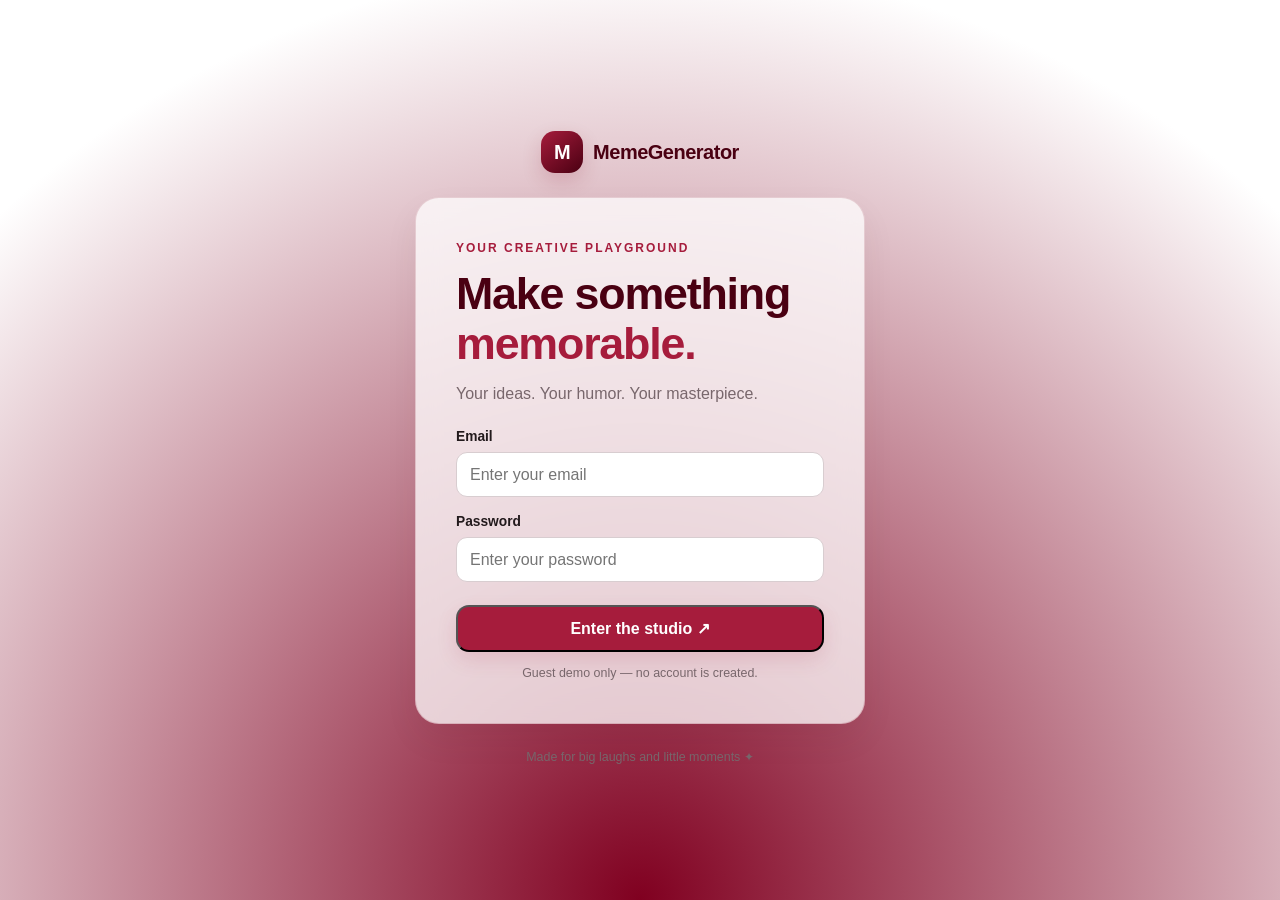
<file: frontend/index.html>
<!DOCTYPE html>
<html lang="en">
<head>
  <meta charset="UTF-8">
  <meta name="viewport" content="width=device-width, initial-scale=1">
  <title>Meme Generator | Welcome</title>
  <link rel="stylesheet" href="style.css">
  <script src="script.js" defer></script>
</head>
<body class="page-login">
  <main class="login-wrap">
    <a class="brand" href="index.html"><span class="brand-icon">M</span> MemeGenerator</a>
    <section class="glass login-card">
      <span class="eyebrow">YOUR CREATIVE PLAYGROUND</span>
      <h1>Make something <span>memorable.</span></h1>
      <p class="muted">Your ideas. Your humor. Your masterpiece.</p>

      <form id="loginForm">
        <label for="username">Email</label>
        <input id="username" maxlength="35" placeholder="Enter your email" required>

        <label for="password">Password</label>
        <input id="password" type="password" placeholder="Enter your password" required>

        <button class="btn primary full" type="submit">Enter the studio ↗</button>
      </form>
      <p class="hint">Guest demo only — no account is created.</p>
    </section>
    <p class="footer">Made for big laughs and little moments ✦</p>
  </main>
</body>
</html>
</file>
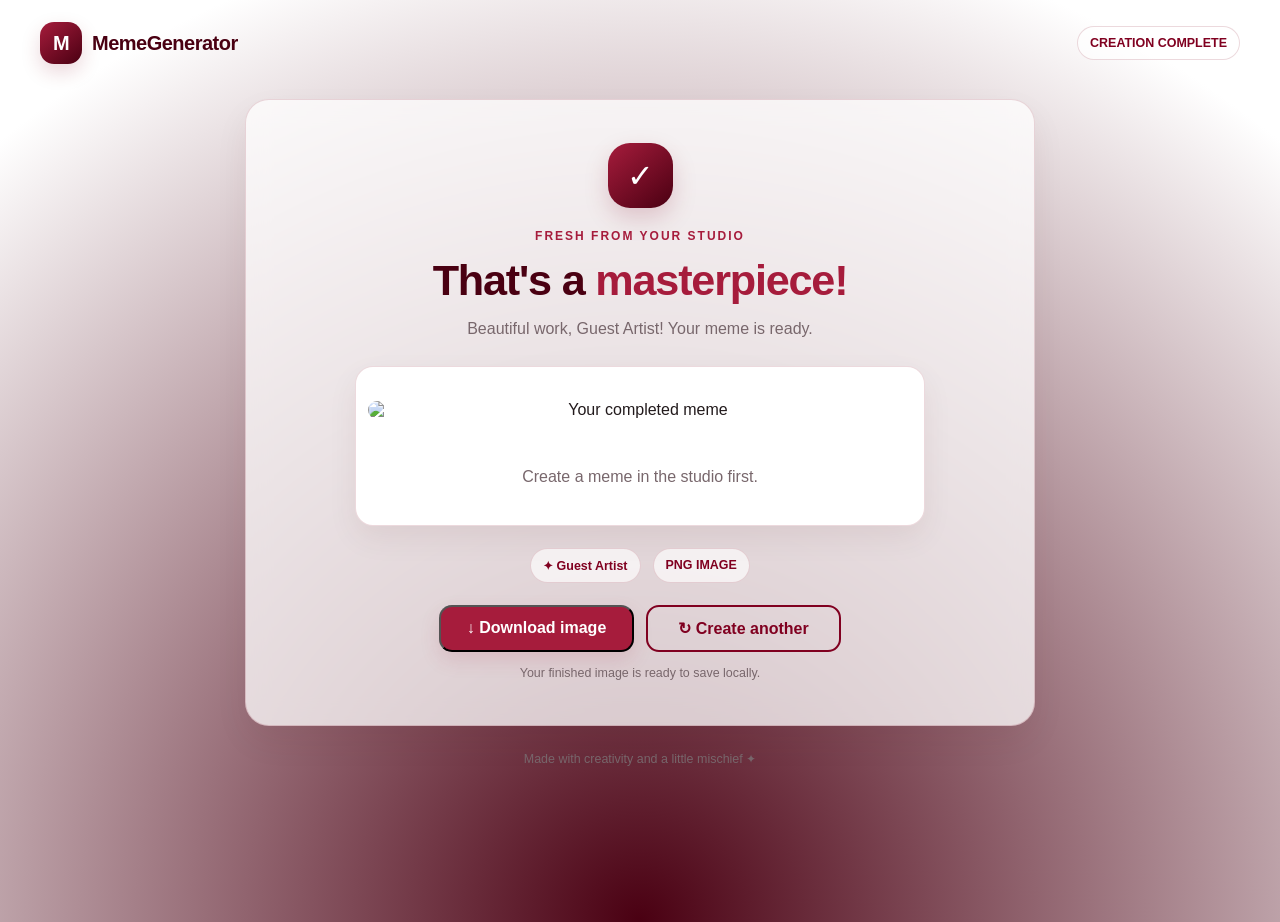
<file: frontend/finish.html>
<!DOCTYPE html>
<html lang="en">
<head>
  <meta charset="UTF-8">
  <meta name="viewport" content="width=device-width, initial-scale=1">
  <title>MemeForge | Your Masterpiece</title>
  <link rel="stylesheet" href="style.css">
  <script src="script.js" defer></script>
</head>
<body class="page-finish">
  <header class="topbar">
    <a class="brand" href="index.html"><span class="brand-icon">M</span>MemeGenerator</a>
    <span class="tag">CREATION COMPLETE</span>
  </header>

  <main class="finish-wrap">
    <section class="glass finish-card">
      <div class="success-icon">✓</div>
      <span class="eyebrow">FRESH FROM YOUR STUDIO</span>
      <h1>That's a <span>masterpiece!</span></h1>
      <p id="finishMessage" class="muted">Your meme is ready to make someone smile.</p>

      <div class="final-frame">
        <img id="finalImage" alt="Your completed meme" hidden>
        <p id="noImage" class="muted">Create a meme in the studio first.</p>
      </div>

      <div class="asset-details">
        <span class="tag" id="finalArtist">✦ Artist</span>
        <span class="tag">PNG IMAGE</span>
      </div>

      <div class="finish-actions">
        <button id="downloadBtn" class="btn primary" type="button">↓ Download image</button>
        <button id="anotherBtn" class="btn secondary" type="button">↻ Create another</button>
      </div>
      <p class="hint">Your finished image is ready to save locally.</p>
    </section>
    <p class="footer">Made with creativity and a little mischief ✦</p>
  </main>
</body>
</html>
</file>
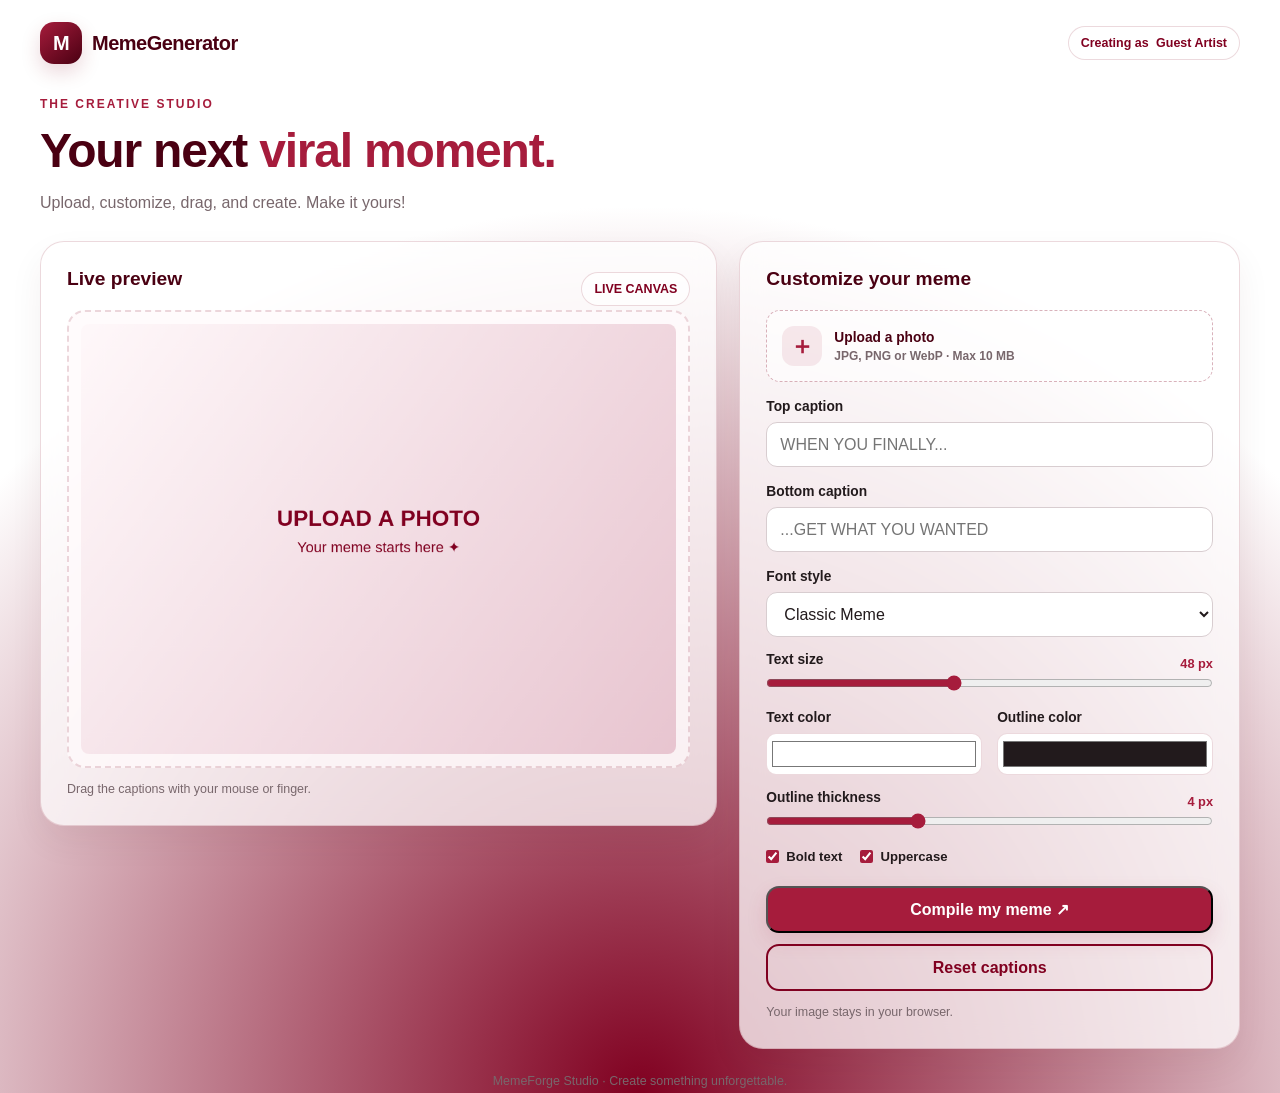
<file: frontend/studio.html>
<!DOCTYPE html>
<html lang="en">
<head>
  <meta charset="UTF-8">
  <meta name="viewport" content="width=device-width, initial-scale=1">
  <title>MemeForge | Studio</title>
  <link rel="stylesheet" href="style.css">
  <script src="script.js" defer></script>
</head>
<body class="page-studio">
  <header class="topbar">
    <a class="brand" href="index.html"><span class="brand-icon">M</span> MemeGenerator</a>
    <span class="artist-pill">Creating as <strong id="artistName">Artist</strong></span>
  </header>

  <main class="studio">
    <section class="page-heading">
      <span class="eyebrow">THE CREATIVE STUDIO</span>
      <h1>Your next <span>viral moment.</span></h1>
      <p class="muted">Upload, customize, drag, and create. Make it yours!</p>
    </section>

    <div class="studio-grid">
      <section class="glass panel">
        <div class="panel-title">
          <h2>Live preview</h2>
          <span class="tag">LIVE CANVAS</span>
        </div>
        <div class="canvas-frame">
          <canvas id="memeCanvas" width="900" height="650"></canvas>
        </div>
        <p class="hint">Drag the captions with your mouse or finger.</p>
      </section>

      <section class="glass panel">
        <h2>Customize your meme</h2>

        <label class="upload-box" for="imageUpload">
          <span class="upload-icon">＋</span>
          <span><strong>Upload a photo</strong><small>JPG, PNG or WebP · Max 10 MB</small></span>
        </label>
        <input id="imageUpload" type="file" accept="image/jpeg,image/png,image/webp" hidden>

        <label for="topText">Top caption</label>
        <input id="topText" maxlength="180" placeholder="WHEN YOU FINALLY...">

        <label for="bottomText">Bottom caption</label>
        <input id="bottomText" maxlength="180" placeholder="...GET WHAT YOU WANTED">

        <label for="fontFamily">Font style</label>
        <select id="fontFamily">
          <option value="Impact">Classic Meme</option>
          <option value="Arial Black">Bold Modern</option>
          <option value="Arial">Simple</option>
          <option value="Georgia">Elegant Serif</option>
        </select>

        <div class="range-label"><label for="fontSize">Text size</label><output id="fontSizeValue">48 px</output></div>
        <input id="fontSize" type="range" min="18" max="90" value="48">

        <div class="color-grid">
          <div><label for="textColor">Text color</label><input id="textColor" type="color" value="#FFFFFF"></div>
          <div><label for="outlineColor">Outline color</label><input id="outlineColor" type="color" value="#221A1C"></div>
        </div>

        <div class="range-label"><label for="outlineWidth">Outline thickness</label><output id="outlineValue">4 px</output></div>
        <input id="outlineWidth" type="range" min="0" max="12" value="4">

        <div class="check-row">
          <label><input id="boldToggle" type="checkbox" checked> Bold text</label>
          <label><input id="uppercaseToggle" type="checkbox" checked> Uppercase</label>
        </div>

        <div class="button-stack">
          <button id="saveBtn" class="btn primary full" type="button">Compile my meme ↗</button>
          <button id="resetBtn" class="btn secondary full" type="button">Reset captions</button>
        </div>
        <p class="hint">Your image stays in your browser.</p>
      </section>
    </div>
    <p class="footer">MemeForge Studio · Create something unforgettable.</p>
  </main>
</body>
</html>
</file>
<file: frontend/style.css>
:root {
  --wine: #4A0012;
  --maroon: #800020;
  --rose: #A61C3C;
  --white: #FFFFFF;
  --ink: #221A1C;
  --muted: #78676C;
  --border: rgba(128, 0, 32, 0.15);
  --glass: rgba(255, 255, 255, 0.75);
  --shadow: 0 15px 35px rgba(74, 0, 18, 0.06);
  --ease: cubic-bezier(.2, .8, .2, 1);
}

* { box-sizing: border-box; margin: 0; padding: 0; }

body {
  min-height: 100vh;
  font-family: Inter, "Segoe UI", Arial, sans-serif;
  color: var(--ink);
  background: white;
}

body.page-login {
  background: radial-gradient(circle at bottom center, #800020 0%, #FFFFFF 85%);
}
body.page-studio {
  background: radial-gradient(circle at bottom center, #800020 0%, #FFFFFF 70%);
}
body.page-finish {
  background: radial-gradient(circle at bottom center, #4A0012 0%, #FFFFFF 90%);
}

button, input, select { font: inherit; }
button { cursor: pointer; }
a { text-decoration: none; color: inherit; }

.glass {
  background: rgba(255, 255, 255, 0.75);
  backdrop-filter: blur(12px);
  -webkit-backdrop-filter: blur(12px);
  border: 1px solid rgba(128, 0, 32, 0.15);
  box-shadow: 0 15px 35px rgba(74, 0, 18, 0.06);
  border-radius: 24px;
}

.brand {
  display: inline-flex;
  align-items: center;
  gap: 10px;
  color: var(--wine);
  font-size: 1.25rem;
  font-weight: 900;
  letter-spacing: -.5px;
}

.brand-icon {
  display: grid;
  place-items: center;
  width: 42px;
  height: 42px;
  border-radius: 14px;
  color: white;
  background: linear-gradient(140deg, var(--rose), var(--wine));
  box-shadow: 0 8px 20px rgba(128, 0, 32, .16);
}

.btn {
  display: inline-flex;
  align-items: center;
  justify-content: center;
  gap: 8px;
  min-height: 47px;
  padding: 12px 20px;
  border-radius: 13px;
  font-weight: 750;
  transition: all .25s var(--ease);
}

.btn.primary {
  background: var(--rose);
  color: white;
  box-shadow: 0 8px 20px rgba(166, 28, 60, .13);
}
.btn.primary:hover {
  background: var(--maroon);
  transform: translateY(-2px) scale(1.02);
  box-shadow: 0 12px 28px rgba(128, 0, 32, .22);
}
.btn.secondary {
  background: transparent;
  color: var(--maroon);
  border: 2px solid var(--maroon);
}
.btn.secondary:hover {
  color: white;
  background: var(--maroon);
  transform: translateY(-2px) scale(1.02);
  box-shadow: 0 10px 24px rgba(128, 0, 32, .15);
}
.btn:active { transform: scale(.98); }
.full { width: 100%; }

input:not([type="checkbox"]):not([type="color"]):not([type="range"]),
select {
  width: 100%;
  min-height: 45px;
  padding: 11px 13px;
  border: 1px solid #D8CDD0;
  border-radius: 11px;
  background: #FFFFFF;
  color: var(--ink);
  transition: border-color .2s, box-shadow .2s;
}
input:focus, select:focus {
  outline: none;
  border-color: var(--rose);
  box-shadow: 0 0 0 4px rgba(166, 28, 60, .12);
}

label {
  display: block;
  margin: 17px 0 8px;
  font-size: .86rem;
  font-weight: 750;
  color: var(--ink);
}
.muted { color: var(--muted); line-height: 1.65; }
.eyebrow {
  color: var(--rose);
  font-size: .75rem;
  font-weight: 850;
  letter-spacing: 2px;
}
.hint { margin-top: 12px; color: var(--muted); font-size: .78rem; line-height: 1.5; }
.footer { margin: 25px 0 5px; color: var(--muted); text-align: center; font-size: .78rem; }

/* Page 1 */
.login-wrap {
  width: min(450px, calc(100% - 32px));
  margin: auto;
  padding: 35px 0;
  min-height: 100vh;
  display: flex;
  flex-direction: column;
  justify-content: center;
  align-items: stretch;
}
.login-wrap > .brand { justify-content: center; margin-bottom: 24px; }
.login-card { padding: clamp(24px, 6vw, 40px); animation: appear .5s var(--ease); }
.login-card h1, .page-heading h1, .finish-card h1 {
  margin: 12px 0;
  color: var(--wine);
  font-size: clamp(2rem, 6vw, 2.8rem);
  line-height: 1.12;
  letter-spacing: -1.2px;
}
h1 span { color: var(--rose); }
.login-card .muted { margin-bottom: 22px; }
.login-card form > .btn { margin-top: 23px; }
.login-card .hint { text-align: center; }

/* Shared page headers */
.topbar {
  width: min(1200px, calc(100% - 40px));
  margin: 22px auto 30px;
  display: flex;
  justify-content: space-between;
  align-items: center;
  gap: 15px;
}
.artist-pill, .tag {
  padding: 9px 12px;
  border: 1px solid var(--border);
  border-radius: 999px;
  background: rgba(255,255,255,.65);
  color: var(--maroon);
  font-size: .78rem;
  font-weight: 750;
}
.artist-pill strong { margin-left: 4px; }
.studio, .finish-wrap { width: min(1200px, calc(100% - 40px)); margin: auto; }
.page-heading { margin: 0 0 25px; }
.page-heading h1 { font-size: clamp(2rem, 5vw, 3rem); }
.page-heading .muted { margin-top: 5px; }

.studio-grid {
  display: grid;
  grid-template-columns: minmax(0, 1.15fr) minmax(320px, .85fr);
  gap: 22px;
  align-items: start;
}
.panel { min-width: 0; padding: clamp(17px, 3vw, 26px); }
.panel h2 { margin-bottom: 20px; color: var(--wine); font-size: 1.2rem; }
.panel-title { display: flex; align-items: center; justify-content: space-between; gap: 12px; }
.panel-title h2 { margin-bottom: 20px; }

/* Canvas */
.canvas-frame {
  width: 100%;
  padding: 12px;
  display: grid;
  place-items: center;
  border: 2px dashed rgba(128,0,32,.15);
  border-radius: 18px;
  background: rgba(255,250,251,.75);
}
#memeCanvas {
  display: block;
  width: 100%;
  height: auto;
  border-radius: 8px;
  touch-action: none;
  cursor: grab;
}
#memeCanvas:active { cursor: grabbing; }

.upload-box {
  display: flex;
  align-items: center;
  gap: 12px;
  padding: 15px;
  border: 1px dashed rgba(128,0,32,.3);
  border-radius: 14px;
  cursor: pointer;
  background: rgba(255,255,255,.55);
  transition: all .2s var(--ease);
}
.upload-box:hover { border-color: var(--rose); background: rgba(166,28,60,.04); }
.upload-icon {
  display: grid;
  place-items: center;
  width: 40px;
  height: 40px;
  border-radius: 12px;
  background: rgba(166,28,60,.09);
  color: var(--rose);
  font-size: 1.5rem;
}
.upload-box strong, .upload-box small { display: block; }
.upload-box strong { color: var(--wine); font-size: .86rem; }
.upload-box small { margin-top: 4px; color: var(--muted); font-size: .75rem; }

.range-label { display: flex; justify-content: space-between; align-items: center; gap: 12px; margin-top: 15px; }
.range-label label { margin: 0 0 8px; }
.range-label output { color: var(--rose); font-size: .8rem; font-weight: 800; }
input[type="range"] { width: 100%; accent-color: var(--rose); cursor: pointer; }
.color-grid { display: grid; grid-template-columns: 1fr 1fr; gap: 15px; }
.color-grid label { margin-top: 15px; }
input[type="color"] { width: 100%; height: 42px; padding: 3px; border: 1px solid var(--border); border-radius: 10px; background: white; cursor: pointer; }
.check-row { display: flex; flex-wrap: wrap; gap: 18px; margin: 16px 0; }
.check-row label { display: flex; align-items: center; gap: 7px; margin: 0; font-size: .82rem; }
input[type="checkbox"] { accent-color: var(--rose); }
.button-stack { display: grid; gap: 11px; margin-top: 22px; }

/* Page 3 */
.finish-wrap { max-width: 790px; padding: 5px 0 30px; }
.finish-card { padding: clamp(22px, 5vw, 43px); text-align: center; animation: appear .5s var(--ease); }
.success-icon {
  display: grid;
  place-items: center;
  width: 65px;
  height: 65px;
  margin: 0 auto 18px;
  border-radius: 22px;
  background: linear-gradient(140deg, var(--rose), var(--wine));
  color: white;
  font-size: 2rem;
  box-shadow: 0 10px 25px rgba(128,0,32,.18);
}
.finish-card h1 { font-size: clamp(2rem, 5vw, 2.7rem); }
.finish-card > .muted { margin: 10px auto 23px; }
.final-frame {
  width: min(100%, 570px);
  min-height: 160px;
  margin: 0 auto;
  padding: 12px;
  display: grid;
  place-items: center;
  background: white;
  border: 1px solid var(--border);
  border-radius: 18px;
  box-shadow: 0 12px 30px rgba(74,0,18,.07);
}
.final-frame img { display: block; width: 100%; height: auto; max-height: 470px; object-fit: contain; border-radius: 9px; }
.asset-details, .finish-actions { display: flex; flex-wrap: wrap; justify-content: center; gap: 12px; margin-top: 22px; }
.finish-actions .btn { min-width: 195px; }

@keyframes appear {
  from { opacity: 0; transform: translateY(12px); }
  to { opacity: 1; transform: translateY(0); }
}

@media (max-width: 850px) {
  .studio-grid { grid-template-columns: 1fr; }
}
@media (max-width: 540px) {
  .topbar, .studio, .finish-wrap { width: calc(100% - 24px); }
  .topbar { margin-top: 14px; }
  .brand { font-size: 1.05rem; }
  .brand-icon { width: 36px; height: 36px; }
  .artist-pill { font-size: .69rem; }
  .studio-grid { gap: 14px; }
  .panel { padding: 16px; }
  .finish-actions { flex-direction: column; }
  .finish-actions .btn { width: 100%; }
}
@media (prefers-reduced-motion: reduce) {
  *, *::before, *::after { animation: none !important; transition: none !important; }
}
</file>
